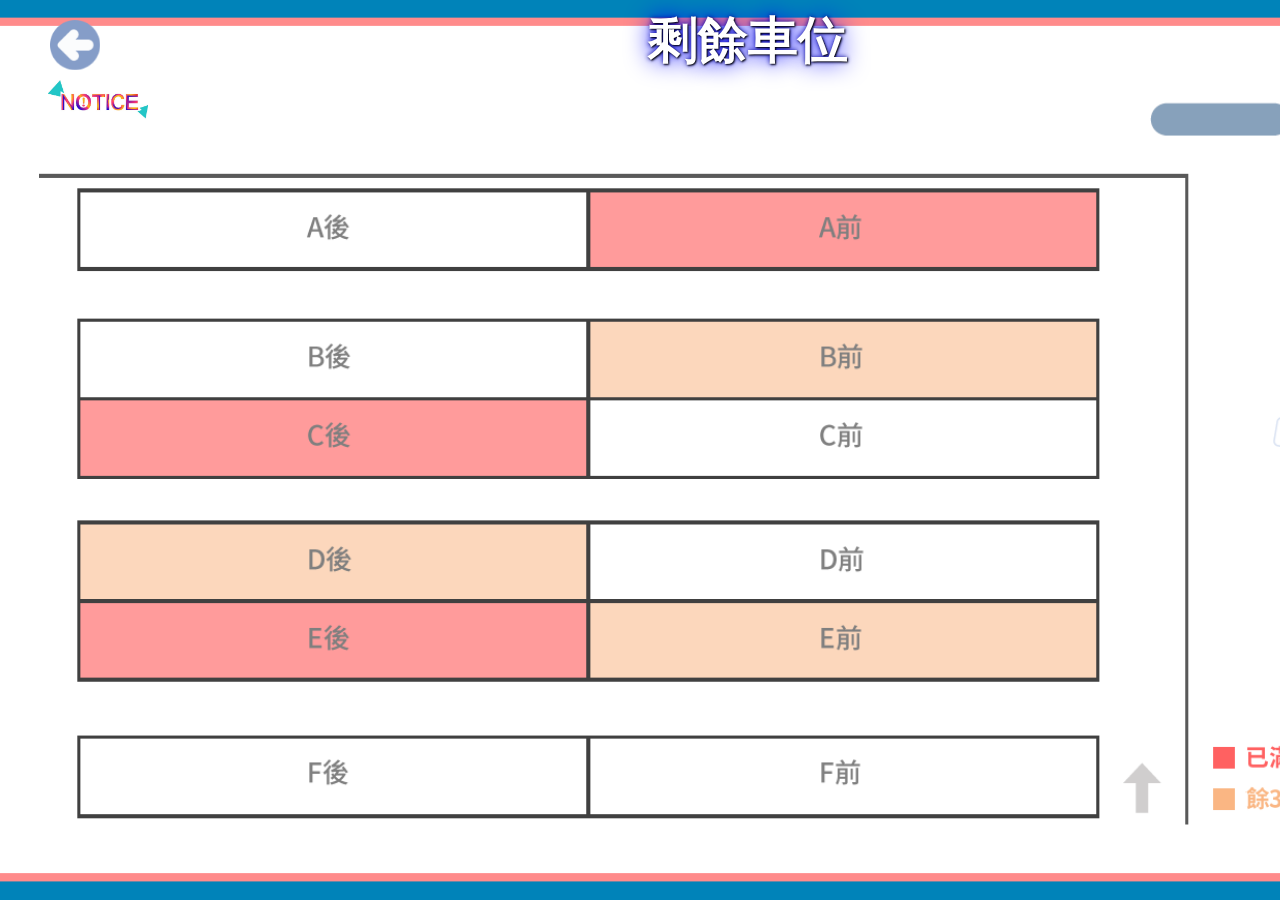
<file: 剩餘車位.html>
<!DOCTYPE html>
<html lang="en">
<head>
    <meta charset="UTF-8">
    <meta http-equiv="X-UA-Compatible" content="IE=edge">
    <meta name="viewport" content="width=device-width, initial-scale=1.0">
    <link rel="stylesheet" type="text/css" href="車位.css">
    <title>剩餘車位</title>
</head>
<style>
    body::-webkit-scrollbar {
    display: none;
}
</style>
<script language="JavaScript">
    function ShowTime(){
    var NowDate=new Date();
    var h=NowDate.getHours();
    var m=NowDate.getMinutes();
    var s=NowDate.getSeconds();
    document.getElementById('showbox').innerHTML = h+'時'+m+'分'+s+'秒';
    setTimeout('ShowTime()',1000);
    }
    </script>
<body onload="ShowTime()">
    <a href="index.html">
        <img src="上一頁.png" alt="上一頁" style="height:50px; position: fixed; top:20px; left:50px;"/>
    </a>
    <div id="showbox" style="border: black solid 1px;position: relative; left:1300px;top:-600px;width:100px;height: 30px;"></div>
    <a href="找車位.html">
        <img src="注意.jpg" style="position:relative;left:40px;width: 100px;"/>
        </a>
    </body>
    <h1 style="font-size:50px;color: white;text-shadow: 1px 1px 2px black, 0 0 25px blue, 0 0 5px darkblue;position: relative;left:640px;top:-150px">剩餘車位</h1>
</html>
</file>
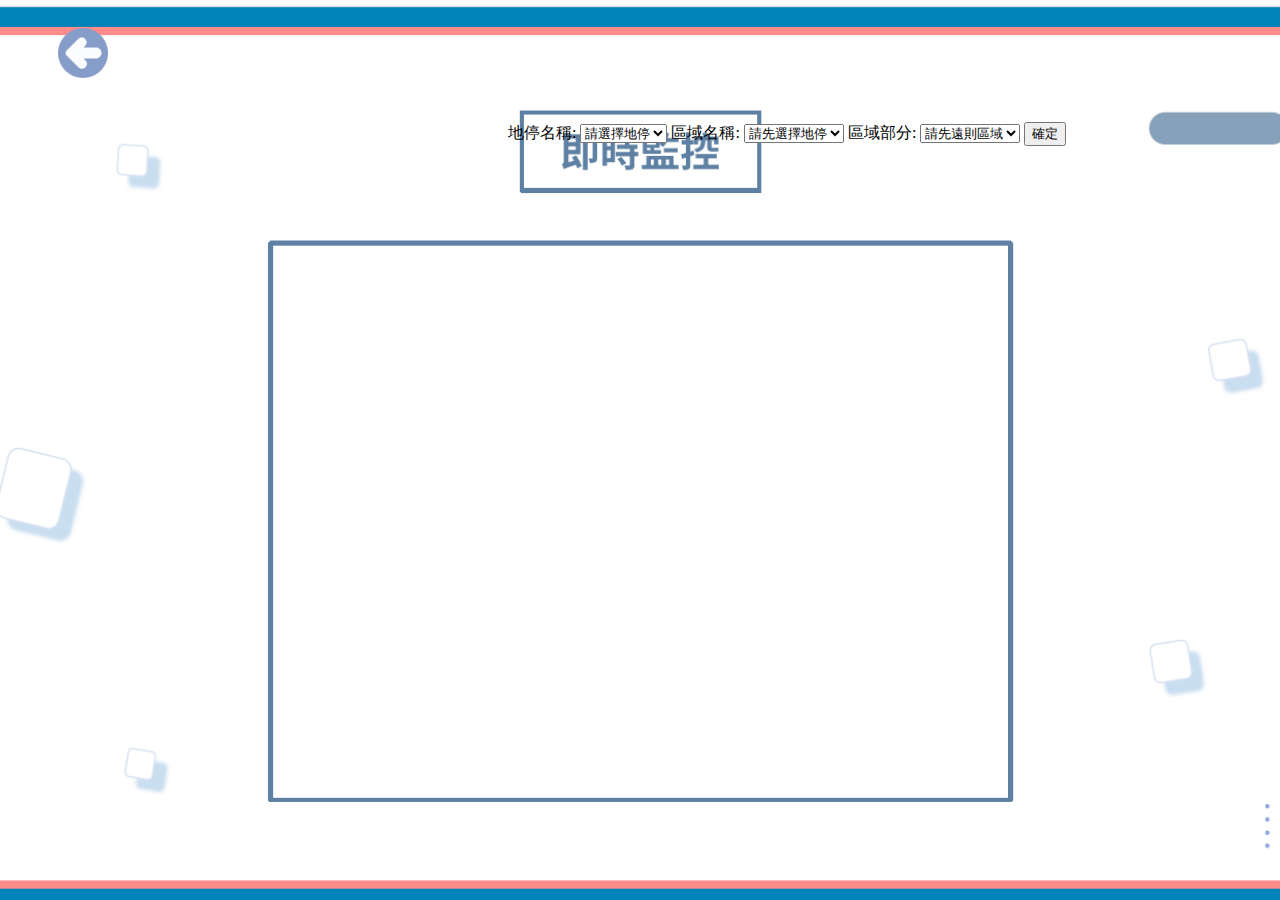
<file: 即時監控.html>
<!DOCTYPE html>
<html lang="en">
<head>
    <meta charset="UTF-8">
    <meta http-equiv="X-UA-Compatible" content="IE=edge">
    <meta name="viewport" content="width=device-width, initial-scale=1.0">
    <link rel="stylesheet" type="text/css" href="video_style.css">
    <title>即時監控</title>
</head>
<SCRIPT LANGUAGE="JavaScript">
	function reP(){
	document.getElementById('oImg').style.display = "block";
	}
</script>
<script language="JavaScript">
    var subjectObject = {
        "光復地停":{
        "前半區": ["A1","A2","B1","B2","C1","C2","D1","D2","E1","E2","F1","F2"],
        "後半區": ["G1","G2","H1","H2","I1","I2","J1","J2","L1","L2"] 
      },
      "成功地停": {
        "右半區": ["A1","A2","B1","B2","C1","C2","D1","D2","E1","E2"],
        "左半區": ["F1","F2","G1","G2","H1","H2"]
      },
      "管院地停": {
        "平面": ["A1","A2","B1","B2","C1","C2","D1","D2"],
        "地下": ["A","B","C","D","E"]
      },
      "雲平地停": {
        "平面": ["A","B","C","D","E"],
        "地下": ["A1","A2","B1","B2","C1","C2"]
      }
    }
    window.onload = function() {
      var subjectSel = document.getElementById("subject");
      var topicSel = document.getElementById("topic");
      var chapterSel = document.getElementById("chapter");
      for (var x in subjectObject) {
        subjectSel.options[subjectSel.options.length] = new Option(x, x);
      }
      subjectSel.onchange = function() {
    //empty Chapters- and Topics- dropdowns
    chapterSel.length = 1;
    topicSel.length = 1;
        //display correct values
        for (var y in subjectObject[this.value]) {
          topicSel.options[topicSel.options.length] = new Option(y, y);
        }
      }
      topicSel.onchange = function() {
     //empty Chapters dropdown
    chapterSel.length = 1;
        //display correct values
        var z = subjectObject[subjectSel.value][this.value];
        for (var i = 0; i < z.length; i++) {
          chapterSel.options[chapterSel.options.length] = new Option(z[i], z[i]);
        }
      }
    } 
    function ShowTime(){
    document.getElementById('showbox').innerHTML = new Date();
    setTimeout('ShowTime()',1000);
  }
    </script>
  <body onload="ShowTime()">
    <div id="showbox"></div>
    <a href="index.html">
        <img src="上一頁.png" alt="上一頁" style="height:50px; position: relative; top:20px; left:50px;"/>
      </a>
    <div style="position: relative; left:500px;top:60px;font-style:monospace">
      <form name="form1" id="form1" action="/action_page.php">
        地停名稱: <select name="subject" id="subject">
            <option value="" selected="selected">請選擇地停</option>
          </select>
        區域名稱: <select name="topic" id="topic">
            <option value="" selected="selected">請先選擇地停</option>
          </select>
        區域部分: <select name="chapter" id="chapter">
            <option value="" selected="selected">請先遠則區域</option>
          </select>
              <input type="button" value="確定" onclick="reP()">
        </form>
    </div>
   <img src="車.png" id="oImg" style="display:none;position: relative;left:400px;top:67px;"/>
</body>
<style>
  body::-webkit-scrollbar {
  display: none;
}
</style>
  <script>
    var subjectObject = {
        "光復地停":{
        "前半區": ["A1","A2","B1","B2","C1","C2","D1","D2","E1","E2","F1","F2"],
        "後半區": ["G1","G2","H1","H2","I1","I2","J1","J2","L1","L2"] 
      },
      "成功地停": {
        "右半區": ["A1","A2","B1","B2","C1","C2","D1","D2","E1","E2"],
        "左半區": ["F1","F2","G1","G2","H1","H2"]
      },
      "管院地停": {
        "平面": ["A1","A2","B1","B2","C1","C2","D1","D2"],
        "地下": ["A","B","C","D","E"]
      },
      "雲平地停": {
        "平面": ["A","B","C","D","E"],
        "地下": ["A1","A2","B1","B2","C1","C2"]
      }
    }
    window.onload = function() {
      var subjectSel = document.getElementById("subject");
      var topicSel = document.getElementById("topic");
      var chapterSel = document.getElementById("chapter");
      for (var x in subjectObject) {
        subjectSel.options[subjectSel.options.length] = new Option(x, x);
      }
      subjectSel.onchange = function() {
    //empty Chapters- and Topics- dropdowns
    chapterSel.length = 1;
    topicSel.length = 1;
        //display correct values
        for (var y in subjectObject[this.value]) {
          topicSel.options[topicSel.options.length] = new Option(y, y);
        }
      }
      topicSel.onchange = function() {
     //empty Chapters dropdown
    chapterSel.length = 1;
        //display correct values
        var z = subjectObject[subjectSel.value][this.value];
        for (var i = 0; i < z.length; i++) {
          chapterSel.options[chapterSel.options.length] = new Option(z[i], z[i]);
        }
      }
    }
   
    </script> 
    
</html>
</file>
<file: 車位.css>
body{
    background-image: url("剩餘車位.png");
    background-attachment: fixed;
    background-size:cover;
    background-repeat: no repeat;
    background-position: center center;
}
body {  
    padding-top: 40px;  
}  
#main {  
    margin: auto;  
    text-align: center;  
    width: 300px;  
    height: 200px;   
    background-color: #0CC;  
}  
#show_time0,#show_time {  
width:300px;
height:100px;
    color: #FFF;  
}
</file>
<file: video_style.css>
body{
    background-image: url("背景.png");
    background-attachment: fixed;
    background-size:cover;
    background-repeat: no repeat;
    background-position: center center;
}
</file>
